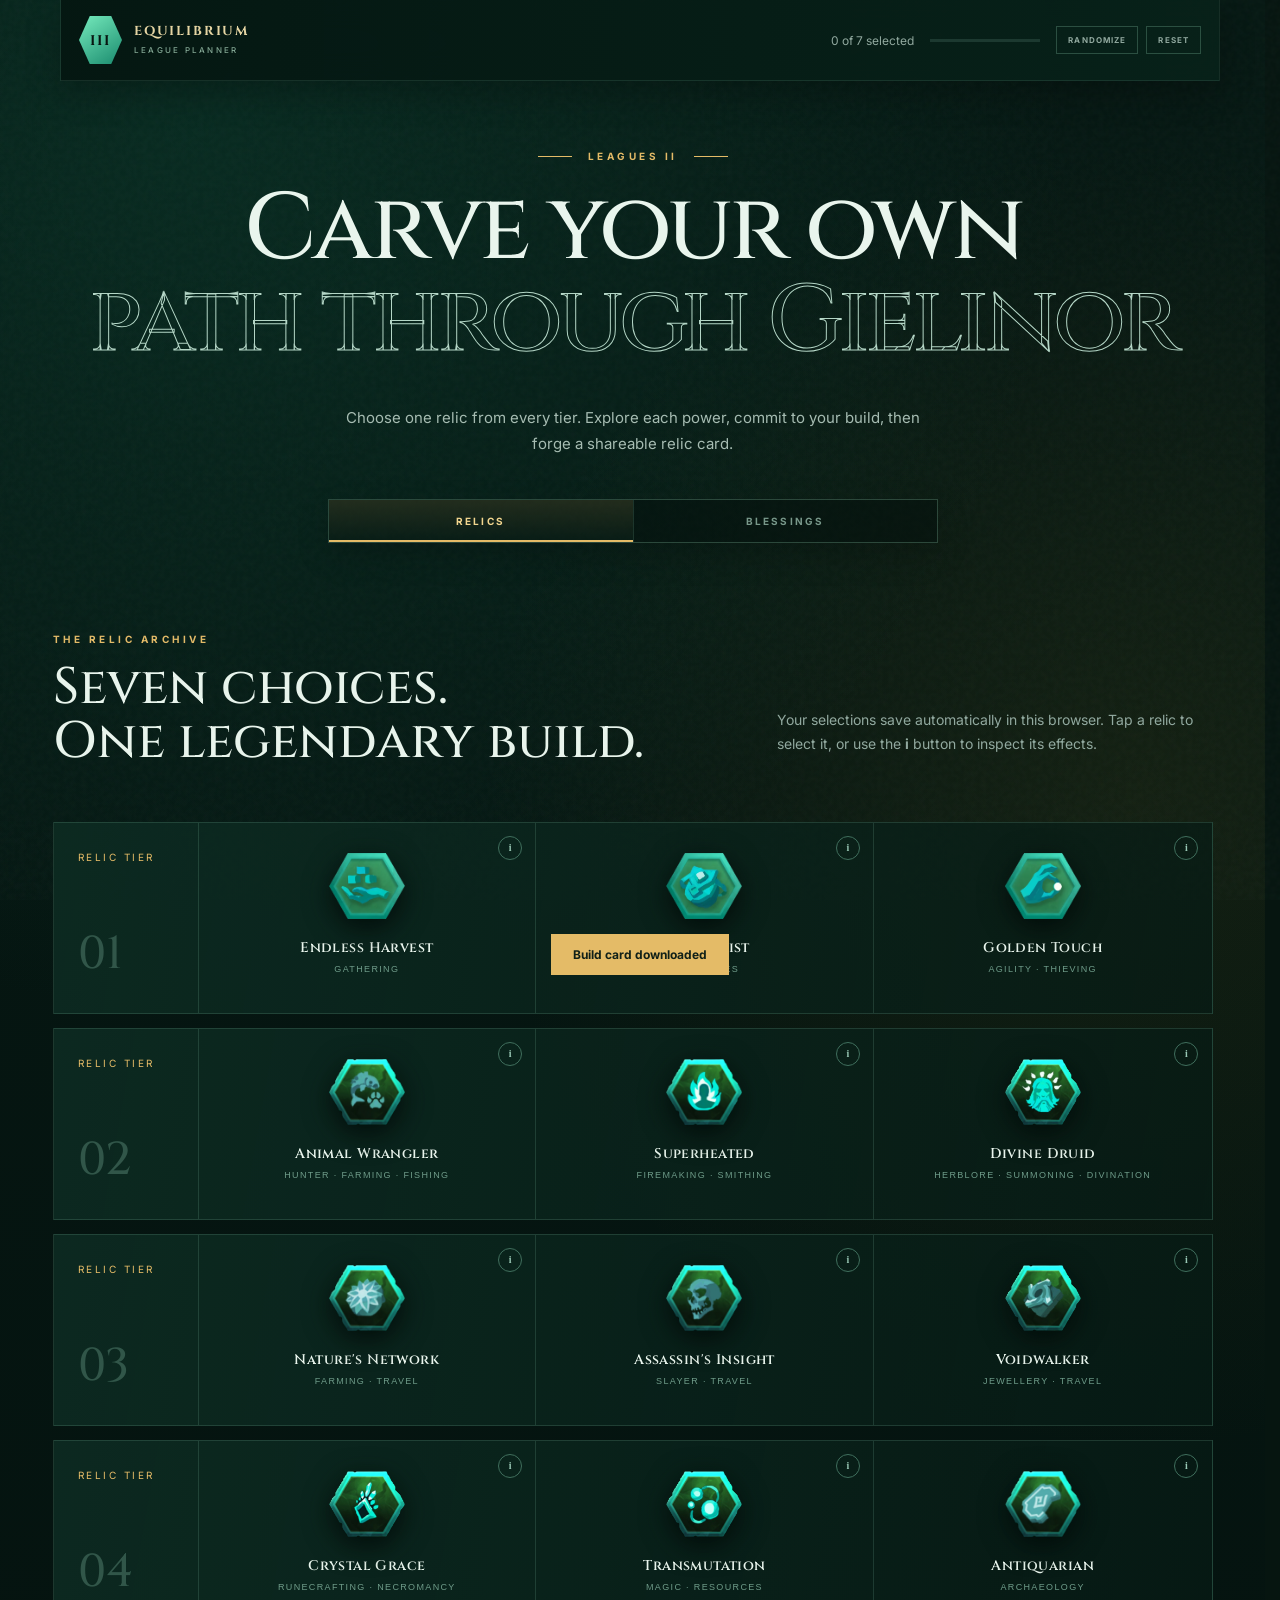
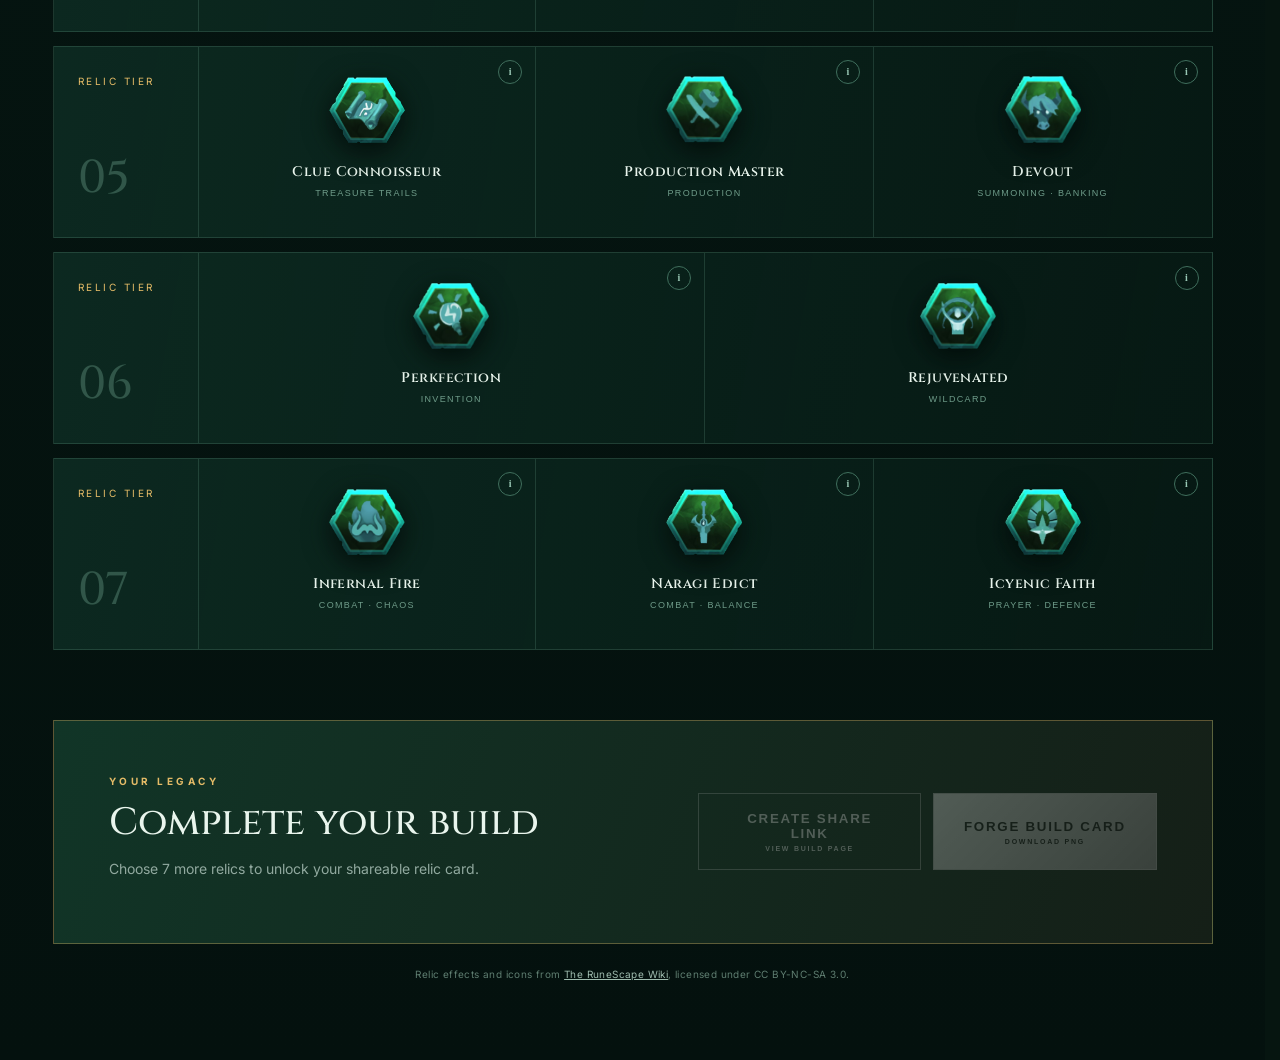
<file: index.html>
<!doctype html>
<html lang="en">
<head>
  <meta charset="UTF-8" />
  <meta name="viewport" content="width=device-width, initial-scale=1.0" />
  <meta name="theme-color" content="#071d18" />
  <title>Equilibrium League Planner</title>
  <link rel="preconnect" href="https://fonts.googleapis.com">
  <link rel="preconnect" href="https://fonts.gstatic.com" crossorigin>
  <link href="https://fonts.googleapis.com/css2?family=Cinzel:wght@500;600;700&family=Inter:wght@400;500;600;700&display=swap" rel="stylesheet">
  <link rel="stylesheet" href="styles.css?v=4" />
  <link rel="stylesheet" href="rejuvenated.css?v=13" />
  <link rel="stylesheet" href="blessings.css?v=4" />
</head>
<body>
  <div class="ambient ambient-one"></div><div class="ambient ambient-two"></div>
  <header class="hero">
    <nav>
      <a class="brand" href="#"><span class="brand-mark">III</span><span>EQUILIBRIUM<br><small>LEAGUE PLANNER</small></span></a>
      <div class="progress-wrap"><span id="progressText">0 of 7 selected</span><div class="progress"><i id="progressBar"></i></div><div class="planner-actions"><button id="randomizePicks" type="button" aria-label="Randomize all relic picks">Randomize</button><button id="resetPicks" type="button" aria-label="Reset all relic picks">Reset</button></div></div>
    </nav>
    <div class="eyebrow"><span></span> LEAGUES II <span></span></div>
    <h1>Carve your own<br><em>path through Gielinor</em></h1>
    <p id="heroCopy">Choose one relic from every tier. Explore each power, commit to your build, then forge a shareable relic card.</p>
    <div class="planner-switch" role="tablist" aria-label="Choose a planner">
      <button type="button" role="tab" id="relicsTab" data-planner-view="relics" aria-controls="relicPlanner" aria-selected="true">Relics</button>
      <button type="button" role="tab" id="blessingsTab" data-planner-view="blessings" aria-controls="blessingPlanner" aria-selected="false">Blessings</button>
    </div>
  </header>

  <main id="planner">
    <div id="relicPlanner" class="planner-view" role="tabpanel" aria-labelledby="relicsTab">
      <section class="intro">
        <div><span class="section-kicker">THE RELIC ARCHIVE</span><h2>Seven choices.<br>One legendary build.</h2></div>
        <p>Your selections save automatically in this browser. Tap a relic to select it, or use the <b>i</b> button to inspect its effects.</p>
      </section>
      <div id="tiers" class="tiers"></div>
      <section class="rejuvenated-panel" id="rejuvenatedPanel" hidden>
        <div class="rejuvenated-gem">✦</div>
        <div>
          <span class="section-kicker">REJUVENATED BONUS</span>
          <h3 id="rejuvenatedTitle">Choose one more relic</h3>
          <p id="rejuvenatedCopy">Select any relic you did not choose from tiers 1–5.</p>
        </div>
        <button id="changeBonus" type="button">Choose bonus relic</button>
      </section>
      <section class="forge" id="forge">
        <div><span class="section-kicker">YOUR LEGACY</span><h2 id="forgeTitle">Complete your build</h2><p id="forgeCopy">Choose one relic from each of the seven tiers to unlock your shareable relic card.</p></div>
        <div class="forge-actions"><button id="shareRelics" class="share-link-button" disabled><span>Create share link</span><small>VIEW BUILD PAGE</small></button><button id="download" disabled><span>Forge build card</span><small>DOWNLOAD PNG</small></button></div>
      </section>
      <p class="data-credit">Relic effects and icons from <a href="https://runescape.wiki/w/Equilibrium_League/Relics" target="_blank" rel="noreferrer">The RuneScape Wiki</a>, licensed under CC BY-NC-SA 3.0.</p>
    </div>

    <div id="blessingPlanner" class="planner-view" role="tabpanel" aria-labelledby="blessingsTab" hidden>
      <section class="intro blessing-intro">
        <div><span class="section-kicker">THE BLESSING PATHS</span><h2>Six choices.<br>Two divine outcomes.</h2></div>
        <p>Choose one Chaos, Balance, or Order blessing from each tier. Your three preceding paths automatically determine each God-tier blessing.</p>
      </section>
      <section class="blessing-path-summary" aria-label="Blessing path totals">
        <div class="path-score chaos"><span>Chaos</span><strong id="chaosCount">0</strong></div>
        <div class="path-score balance"><span>Balance</span><strong id="balanceCount">0</strong></div>
        <div class="path-score order"><span>Order</span><strong id="orderCount">0</strong></div>
        <p id="godForecast">God Tier I awaits Tiers 1–3. God Tier II awaits Tiers 4–6.</p>
      </section>
      <div id="blessingTiers" class="tiers blessing-tiers"></div>
      <section class="forge blessing-forge" id="blessingForge">
        <div><span class="section-kicker">YOUR DIVINE PATH</span><h2 id="blessingForgeTitle">Complete your blessing path</h2><p id="blessingForgeCopy">Choose one blessing from each of the six standard tiers to reveal both God-tier blessings.</p></div>
        <div class="forge-actions"><button id="shareBlessings" class="share-link-button" disabled><span>Create share link</span><small>VIEW BUILD PAGE</small></button><button id="downloadBlessings" disabled><span>Forge blessing card</span><small>DOWNLOAD PNG</small></button></div>
      </section>
      <p class="data-credit">Blessing effects and icons from <a href="https://runescape.wiki/w/Equilibrium_League/Blessings" target="_blank" rel="noreferrer">The RuneScape Wiki</a>, licensed under CC BY-NC-SA 3.0.</p>
    </div>
  </main>

  <dialog id="relicDialog">
    <button class="close" aria-label="Close">×</button><div id="dialogIcon" class="modal-icon"></div><span id="dialogTier" class="section-kicker"></span><h2 id="dialogName"></h2><div id="dialogText"></div><button id="modalSelect" class="modal-select"></button>
  </dialog>
  <dialog id="saveDialog" class="save-dialog">
    <button id="closeSave" class="close" aria-label="Close">×</button>
    <span id="saveKicker" class="section-kicker">YOUR RELIC BUILD</span>
    <h2 id="saveHeading">Save your build card</h2>
    <p id="saveCopy">Press and hold the image, then choose <strong>Save to Photos</strong>. You can also use the button below to open the iPhone share sheet.</p>
    <img id="savePreview" alt="Your Equilibrium relic build card">
    <button id="shareBuild" class="modal-select" type="button">Share / Save image</button>
  </dialog>
  <dialog id="blessingDialog">
    <button id="closeBlessing" class="close" aria-label="Close">×</button>
    <div id="blessingDialogIcon" class="modal-icon blessing-modal-icon"></div>
    <span id="blessingDialogTier" class="section-kicker"></span>
    <h2 id="blessingDialogName"></h2>
    <div id="blessingDialogText"></div>
    <button id="blessingModalSelect" class="modal-select" type="button"></button>
  </dialog>
  <dialog id="linkDialog" class="link-dialog">
    <button id="closeLinkDialog" class="close" aria-label="Close">×</button>
    <span id="linkDialogKicker" class="section-kicker">SHARE YOUR BUILD</span>
    <h2 id="linkDialogTitle">Your build link is ready</h2>
    <p>This static link opens a dedicated page with your current picks. No account or server storage is needed.</p>
    <label for="buildLinkField">Shareable build URL</label>
    <div class="link-field"><input id="buildLinkField" type="text" readonly><button id="copyBuildLink" type="button">Copy link</button></div>
    <a id="openBuildPage" class="modal-select" href="build.html" target="_blank" rel="noreferrer">Open build page</a>
  </dialog>
  <div id="toast" role="status">Build card downloaded</div>
  <canvas id="exportCanvas" width="1600" height="900" hidden></canvas>
  <canvas id="blessingCanvas" width="1600" height="1000" hidden></canvas>
  <script src="share.js?v=2"></script>
  <script src="icon-data.js?v=2"></script>
  <script src="app.js?v=11"></script>
  <script src="blessing-icon-data.js?v=1"></script>
  <script src="blessings.js?v=5"></script>
</body>
</html>
</file>
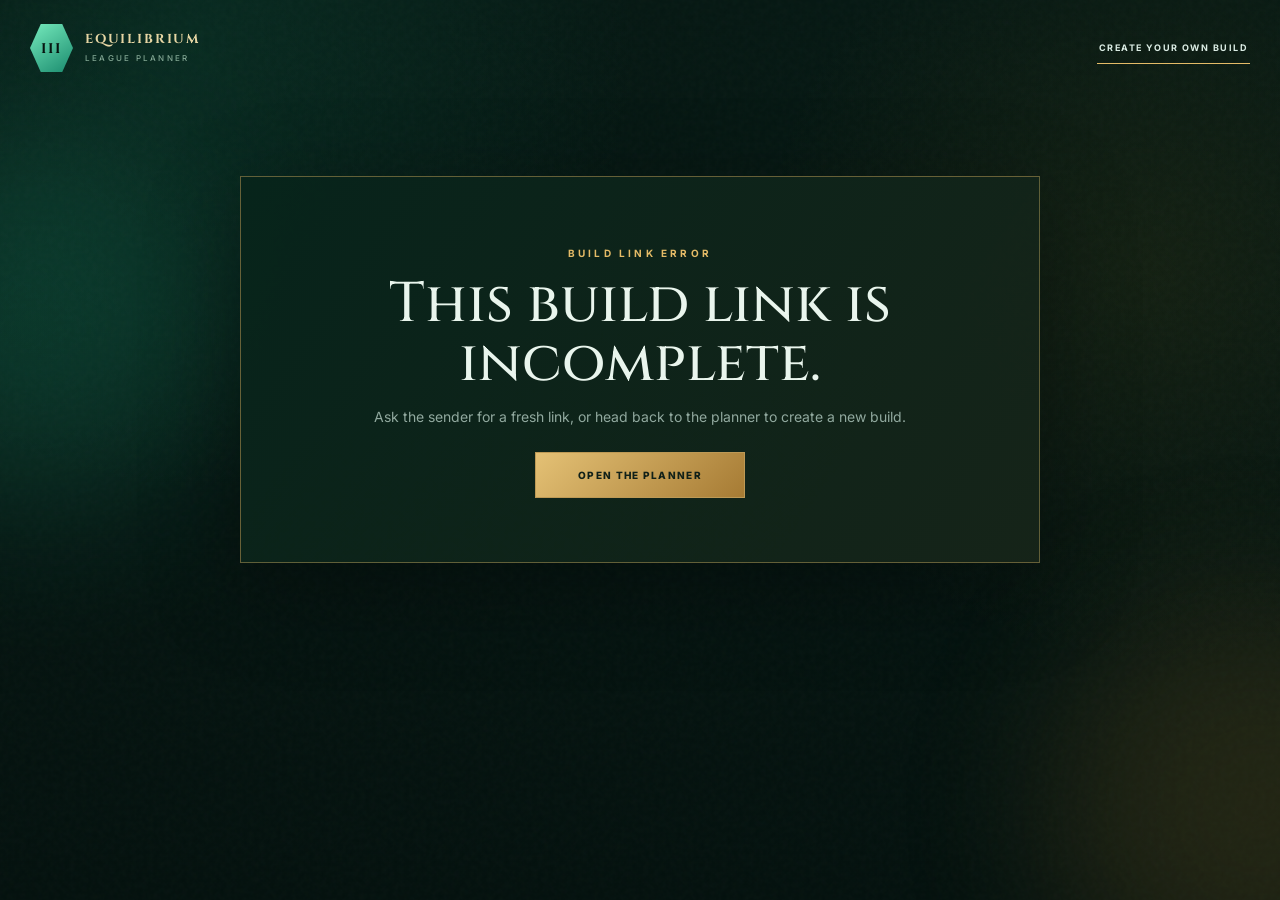
<file: build.html>
<!doctype html>
<html lang="en">
<head>
  <meta charset="UTF-8">
  <meta name="viewport" content="width=device-width, initial-scale=1.0">
  <meta name="theme-color" content="#071d18">
  <title>Shared Equilibrium Build</title>
  <link rel="preconnect" href="https://fonts.googleapis.com">
  <link rel="preconnect" href="https://fonts.gstatic.com" crossorigin>
  <link href="https://fonts.googleapis.com/css2?family=Cinzel:wght@500;600;700&family=Inter:wght@400;500;600;700&display=swap" rel="stylesheet">
  <link rel="stylesheet" href="build.css?v=3">
</head>
<body>
  <div class="ambient ambient-one"></div><div class="ambient ambient-two"></div>
  <header class="shared-header">
    <a class="brand" href="index.html"><span class="brand-mark">III</span><span>EQUILIBRIUM<br><small>LEAGUE PLANNER</small></span></a>
    <a class="planner-link" href="index.html">Create your own build</a>
  </header>

  <main>
    <section id="invalidBuild" class="invalid-build" hidden>
      <span class="section-kicker">BUILD LINK ERROR</span>
      <h1>This build link is incomplete.</h1>
      <p>Ask the sender for a fresh link, or head back to the planner to create a new build.</p>
      <a class="primary-action" href="index.html">Open the planner</a>
    </section>

    <article id="sharedBuild" class="shared-build" hidden>
      <div class="build-heading">
        <span id="buildKicker" class="section-kicker"></span>
        <h1 id="buildTitle"></h1>
        <p id="buildSubtitle"></p>
        <span id="randomizedBadge" class="randomized-badge" hidden>Randomized build</span>
      </div>
      <div id="buildGrid" class="build-grid"></div>
      <section id="bonusCard" class="bonus-card" hidden></section>
      <div class="build-actions">
        <button id="copyCurrentLink" type="button">Copy build link</button>
        <a href="index.html">Plan another build</a>
      </div>
    </article>
  </main>

  <dialog id="buildInfoDialog">
    <button id="closeBuildInfo" class="dialog-close" aria-label="Close">×</button>
    <img id="buildInfoIcon" class="dialog-icon" alt="">
    <span id="buildInfoLabel" class="section-kicker"></span>
    <h2 id="buildInfoName"></h2>
    <div id="buildInfoText" class="dialog-text"></div>
  </dialog>
  <div id="toast" role="status">Link copied</div>
  <script src="share.js?v=2"></script>
  <script src="build-info-data.js?v=2"></script>
  <script src="build-page.js?v=6"></script>
</body>
</html>
</file>
<file: styles.css>
:root{--ink:#e9f5ed;--muted:#91a99f;--jade:#54e6b4;--gold:#e4bb67;--deep:#061510;--panel:#0b201a;--line:rgba(151,218,186,.16)}*{box-sizing:border-box}html{scroll-behavior:smooth}body{margin:0;background:#061510;color:var(--ink);font-family:Inter,system-ui,sans-serif;min-height:100vh;overflow-x:hidden;background-image:radial-gradient(circle at 15% 5%,#0c503c55,transparent 32%),radial-gradient(circle at 90% 30%,#70601622,transparent 30%),linear-gradient(#061813,#04110e)}body:before{content:"";position:fixed;inset:0;pointer-events:none;opacity:.25;background-image:url("data:image/svg+xml,%3Csvg viewBox='0 0 180 180' xmlns='http://www.w3.org/2000/svg'%3E%3Cfilter id='n'%3E%3CfeTurbulence type='fractalNoise' baseFrequency='.9' numOctaves='2' stitchTiles='stitch'/%3E%3C/filter%3E%3Crect width='100%25' height='100%25' filter='url(%23n)' opacity='.13'/%3E%3C/svg%3E")}.hero{max-width:1240px;margin:auto;padding:30px 40px 110px;min-height:720px;display:flex;flex-direction:column;align-items:center;text-align:center;position:relative}.hero:after{content:"";position:absolute;left:50%;bottom:30px;width:1px;height:55px;background:linear-gradient(var(--gold),transparent)}nav{width:100%;display:flex;justify-content:space-between;align-items:center}.brand{display:flex;align-items:center;text-align:left;gap:12px;color:#e6d6a4;text-decoration:none;font-family:Cinzel,serif;font-weight:700;letter-spacing:.14em;font-size:13px}.brand small{font:500 8px Inter;letter-spacing:.28em;color:#84a895}.brand-mark{display:grid;place-items:center;width:43px;height:48px;color:#071510;font:700 14px Cinzel;background:linear-gradient(145deg,#76ebbd,#1a8b6e);clip-path:polygon(25% 0,75% 0,100% 50%,75% 100%,25% 100%,0 50%)}.progress-wrap{display:flex;align-items:center;gap:16px;color:var(--muted);font-size:12px}.progress{width:110px;height:3px;background:#1c3930}.progress i{display:block;height:100%;width:0;background:var(--gold);transition:.4s}.eyebrow,.section-kicker{color:var(--gold);font-size:10px;letter-spacing:.35em;font-weight:700}.eyebrow{display:flex;align-items:center;gap:16px;margin-top:120px}.eyebrow span{width:34px;height:1px;background:var(--gold)}h1,h2{font-family:Cinzel,serif}.hero h1{font-size:clamp(50px,7.4vw,94px);line-height:.98;letter-spacing:-.045em;margin:22px 0;font-weight:500}.hero h1 em{font-style:normal;color:transparent;-webkit-text-stroke:1px #b4d6c6}.hero>p{color:#a6bcb2;max-width:610px;line-height:1.7;font-size:15px}.start{margin-top:34px;color:#dbece4;text-decoration:none;text-transform:uppercase;letter-spacing:.18em;font-size:10px;border-bottom:1px solid var(--gold);padding:12px 2px}.start span{color:var(--gold);margin-left:12px}main{max-width:1240px;margin:auto;padding:20px 40px 80px}.intro{display:grid;grid-template-columns:1.2fr .8fr;align-items:end;gap:70px;margin-bottom:52px}.intro h2,.forge h2{font-size:clamp(34px,4vw,55px);line-height:1.06;margin:14px 0 0;font-weight:500}.intro>p,.forge p{color:var(--muted);line-height:1.7;font-size:14px;max-width:480px}.tiers{display:flex;flex-direction:column;gap:14px}.tier{display:grid;grid-template-columns:145px 1fr;background:linear-gradient(100deg,rgba(13,43,34,.92),rgba(7,27,21,.72));border:1px solid var(--line);position:relative;transition:.25s}.tier:hover{border-color:rgba(228,187,103,.35)}.tier-label{padding:28px 24px;border-right:1px solid var(--line);display:flex;flex-direction:column;justify-content:space-between;min-height:190px}.tier-label span{color:var(--gold);font-size:10px;letter-spacing:.25em}.tier-label strong{font:500 46px Cinzel;color:#315649}.tier-options{display:grid;grid-template-columns:repeat(3,1fr)}.tier.two .tier-options{grid-template-columns:repeat(2,1fr);max-width:68%}.relic{position:relative;padding:25px 20px 22px;display:flex;flex-direction:column;align-items:center;text-align:center;cursor:pointer;border:0;border-right:1px solid var(--line);background:transparent;color:var(--ink);min-height:190px;transition:.25s}.relic:last-child{border-right:0}.relic:hover{background:#123a2d}.relic.selected{background:linear-gradient(180deg,rgba(34,128,95,.3),rgba(5,26,20,.1));box-shadow:inset 0 -2px var(--gold)}.relic.selected:after{content:"SELECTED";position:absolute;top:13px;left:13px;color:var(--gold);font-size:7px;letter-spacing:.18em}.relic-icon,.modal-icon{width:76px;height:76px;display:grid;place-items:center;font-size:32px;background:linear-gradient(145deg,#2ed3a4,#0b6d58);clip-path:polygon(25% 4%,75% 4%,98% 50%,75% 96%,25% 96%,2% 50%);filter:drop-shadow(0 8px 14px #020c09);margin-bottom:14px}.relic h3{font:600 14px Cinzel;margin:0;letter-spacing:.03em}.relic .tag{font-size:9px;color:#6f9c8a;margin-top:7px;text-transform:uppercase;letter-spacing:.15em}.info{position:absolute;top:13px;right:13px;width:24px;height:24px;border-radius:50%;border:1px solid #406f5d;color:#99c8b5;display:grid;place-items:center;font:600 10px Georgia;z-index:2}.forge{margin-top:70px;border:1px solid rgba(228,187,103,.35);background:linear-gradient(110deg,#113527,#151f17);padding:48px 55px;display:flex;justify-content:space-between;align-items:center;gap:30px}.forge h2{font-size:38px}.forge button,.modal-select{border:1px solid #bd9955;background:linear-gradient(135deg,#e4c175,#a67b34);color:#102018;padding:17px 28px;min-width:210px;font-weight:800;text-transform:uppercase;letter-spacing:.13em;cursor:pointer}.forge button small{display:block;font-size:7px;margin-top:4px;letter-spacing:.25em}.forge button:disabled{filter:grayscale(1);opacity:.35;cursor:not-allowed}dialog{width:min(560px,calc(100% - 30px));border:1px solid #547866;background:#0a2019;color:var(--ink);padding:46px;box-shadow:0 25px 90px #000;overflow:visible}dialog::backdrop{background:rgba(1,9,7,.82);backdrop-filter:blur(7px)}.close{position:absolute;right:14px;top:10px;background:none;border:0;color:#9ab1a7;font-size:28px;cursor:pointer}.modal-icon{margin-bottom:25px}.modal-icon+span{display:block;margin-bottom:8px}dialog h2{font-size:34px;margin:8px 0 22px}#dialogText{color:#b5c9c0;line-height:1.7;font-size:14px}#dialogText p{padding-left:17px;position:relative}#dialogText p:before{content:"";width:5px;height:5px;background:var(--gold);position:absolute;left:0;top:9px;transform:rotate(45deg)}.modal-select{margin-top:22px;width:100%}#toast{position:fixed;bottom:25px;left:50%;transform:translate(-50%,100px);background:#e4bb67;color:#102018;padding:13px 22px;font-size:12px;font-weight:700;transition:.35s;z-index:10}#toast.show{transform:translate(-50%,0)}@media(max-width:760px){.hero{padding:24px 20px 80px;min-height:620px}.progress-wrap .progress{display:none}.eyebrow{margin-top:100px}.hero h1{font-size:47px}main{padding:20px 16px 50px}.intro{grid-template-columns:1fr;gap:10px}.tier{grid-template-columns:1fr}.tier-label{min-height:auto;flex-direction:row;padding:14px 18px;border-right:0;border-bottom:1px solid var(--line)}.tier-label strong{font-size:23px}.tier-options,.tier.two .tier-options{grid-template-columns:1fr!important;max-width:none}.relic{min-height:122px;display:grid;grid-template-columns:76px 1fr;padding:18px;text-align:left}.relic-icon{margin:0}.relic h3{font-size:13px}.relic .tag{grid-column:2}.forge{padding:30px 24px;flex-direction:column;align-items:flex-start}.forge button{width:100%}dialog{padding:38px 27px}}
</file>
<file: rejuvenated.css>
.relic.rejuvenated-pick {
  background: linear-gradient(180deg, rgba(228,187,103,.25), rgba(45,31,10,.14));
  box-shadow: inset 0 -2px #f4d991, inset 0 0 0 1px rgba(244,217,145,.35);
}

.relic.rejuvenated-pick::before {
  content: "REJUVENATED PICK";
  position: absolute;
  top: 13px;
  left: 13px;
  color: #f4d991;
  font-size: 7px;
  font-weight: 700;
  letter-spacing: .14em;
}

.relic.bonus-eligible {
  background: rgba(228,187,103,.08);
  animation: bonusPulse 1.7s ease-in-out infinite;
}

.relic.bonus-eligible:hover { background: rgba(228,187,103,.2); }
@keyframes bonusPulse { 50% { box-shadow: inset 0 0 0 1px rgba(228,187,103,.45); } }

.tier.two .tier-options {
  width: 100%;
  max-width: none;
}

.forge-actions {
  display: flex;
  justify-content: flex-end;
  gap: 12px;
  flex-wrap: wrap;
}
.forge-actions button { flex: 1 1 220px; min-width: 220px; }
.forge .share-link-button {
  border-color: rgba(228,187,103,.55);
  color: #d8c58f;
  background: transparent;
}
.forge .share-link-button:not(:disabled):hover,
.forge .share-link-button:not(:disabled):focus-visible {
  border-color: #f0ce83;
  color: #f0ce83;
  background: rgba(228,187,103,.08);
  box-shadow: 0 9px 24px rgba(228,187,103,.14), inset 0 0 0 1px rgba(255,239,194,.12);
  transform: translateY(-2px);
  outline: none;
}

.rejuvenated-panel {
  margin-top: 20px;
  border: 1px solid rgba(228,187,103,.55);
  background: linear-gradient(110deg,rgba(51,67,34,.9),rgba(18,45,34,.92));
  padding: 25px 30px;
  display: grid;
  grid-template-columns: auto 1fr auto;
  align-items: center;
  gap: 22px;
}

.rejuvenated-panel[hidden] { display: none; }
.rejuvenated-gem {
  width: 55px;
  height: 55px;
  display: grid;
  place-items: center;
  color: #173429;
  background: linear-gradient(145deg,#f3d589,#aa7a32);
  clip-path: polygon(25% 4%,75% 4%,98% 50%,75% 96%,25% 96%,2% 50%);
  font-size: 23px;
}

.rejuvenated-panel h3 { font: 600 22px Cinzel; margin: 6px 0; }
.rejuvenated-panel p { margin: 0; color: var(--muted); font-size: 13px; }
.rejuvenated-panel button {
  border: 1px solid rgba(151,218,186,.25);
  background: transparent;
  color: #91a99f;
  padding: 13px 18px;
  text-transform: uppercase;
  font-size: 9px;
  font-weight: 700;
  letter-spacing: .14em;
  cursor: pointer;
  transition: border-color .2s, color .2s, background-color .2s, box-shadow .2s;
}
.rejuvenated-panel button:hover,
.rejuvenated-panel button:focus-visible {
  border-color: #e4bb67;
  color: #e4bb67;
  background: rgba(228,187,103,.08);
  box-shadow: inset 0 0 0 1px rgba(228,187,103,.1);
  outline: none;
}

.modal-select:disabled { filter: grayscale(1); opacity: .45; cursor: default; }
#download,
#modalSelect,
#blessingModalSelect,
#openBuildPage { transition: transform .2s, border-color .2s, background .2s, box-shadow .2s; }
#download:not(:disabled):hover,
#download:not(:disabled):focus-visible,
#modalSelect:not(:disabled):hover,
#modalSelect:not(:disabled):focus-visible,
#blessingModalSelect:not(:disabled):hover,
#blessingModalSelect:not(:disabled):focus-visible,
#openBuildPage:hover,
#openBuildPage:focus-visible {
  border-color: #f0ce83;
  background: linear-gradient(135deg, #f1cf84, #bd8d3d);
  box-shadow: 0 9px 24px rgba(228,187,103,.22), inset 0 0 0 1px rgba(255,239,194,.22);
  transform: translateY(-2px);
  outline: none;
}
#download:not(:disabled):active,
#modalSelect:not(:disabled):active,
#blessingModalSelect:not(:disabled):active,
#openBuildPage:active {
  transform: translateY(0);
  box-shadow: 0 3px 10px rgba(228,187,103,.16);
}
html { scrollbar-gutter: stable; }
body.modal-open {
  position: fixed;
  top: var(--locked-scroll-y);
  left: 0;
  right: 0;
  width: 100%;
  overflow: hidden;
  padding-right: var(--scrollbar-compensation, 0px);
}
#download { transition: transform .2s, border-color .2s, background .2s, box-shadow .2s; }
#download:not(:disabled):hover,
#download:not(:disabled):focus-visible {
  border-color: #f0ce83;
  background: linear-gradient(135deg, #f1cf84, #bd8d3d);
  box-shadow: 0 9px 24px rgba(228,187,103,.22), inset 0 0 0 1px rgba(255,239,194,.22);
  transform: translateY(-2px);
  outline: none;
}
#download:not(:disabled):active { transform: translateY(0); box-shadow: 0 3px 10px rgba(228,187,103,.16); }
.relic-icon,.modal-icon { background: none; clip-path: none; filter: drop-shadow(0 8px 14px #020c09); }
.relic-icon img,.modal-icon img { width: 100%; height: 100%; object-fit: contain; display: block; }
.modal-icon { width: 112px; height: 98px; }
dialog { max-height: min(820px, calc(100vh - 32px)); overflow: auto; }
dialog {
  scrollbar-width: thin;
  scrollbar-color: #b99146 #071812;
  scrollbar-gutter: stable;
}
dialog::-webkit-scrollbar { width: 11px; }
dialog::-webkit-scrollbar-track {
  background: #071812;
  border-left: 1px solid rgba(84, 230, 180, .16);
}
dialog::-webkit-scrollbar-thumb {
  min-height: 48px;
  border: 2px solid #071812;
  border-radius: 999px;
  background: linear-gradient(180deg, #e4bb67, #8f692f);
  box-shadow: inset 0 0 0 1px rgba(255, 226, 158, .22);
}
dialog::-webkit-scrollbar-thumb:hover { background: linear-gradient(180deg, #f1cd7d, #b1843d); }
dialog::-webkit-scrollbar-corner { background: #071812; }
.data-credit { margin: 24px 0 0; text-align: center; color: #5f7e71; font-size: 10px; letter-spacing: .04em; }
.data-credit a { color: #9fbcaf; }
.planner-actions { display: flex; gap: 8px; }
#randomizePicks,
#resetPicks { border: 1px solid rgba(151,218,186,.25); background: transparent; color: #91a99f; padding: 8px 11px; font: 700 8px Inter,sans-serif; letter-spacing: .14em; text-transform: uppercase; cursor: pointer; transition: .2s; }
#randomizePicks:hover,
#randomizePicks:focus-visible,
#resetPicks:hover,
#resetPicks:focus-visible { border-color: #e4bb67; color: #e4bb67; background: rgba(228,187,103,.06); outline: none; }
@media (max-width: 560px) { #randomizePicks, #resetPicks { padding: 7px 8px; } #progressText { display: none; } }

.hero nav {
  position: fixed;
  top: 0;
  left: 50%;
  z-index: 20;
  width: min(1160px, calc(100% - 80px));
  padding: 16px 18px;
  transform: translateX(-50%);
  background: linear-gradient(90deg, rgba(5,22,17,.92), rgba(8,34,26,.88));
  border: 1px solid rgba(151,218,186,.12);
  border-top: 0;
  box-shadow: 0 12px 35px rgba(0,0,0,.24);
  backdrop-filter: blur(14px);
  -webkit-backdrop-filter: blur(14px);
}

#planner { scroll-margin-top: 92px; }

@media (max-width: 760px) {
  .hero nav { width: calc(100% - 24px); padding: 12px; }
  .brand-mark { width: 36px; height: 40px; }
}

.info {
  cursor: pointer;
  transition: color .18s ease, border-color .18s ease, background .18s ease, transform .18s ease, box-shadow .18s ease;
}

.info:hover {
  color: #102018;
  border-color: #f0cb7a;
  background: #e4bb67;
  transform: translateY(-2px) scale(1.08);
  box-shadow: 0 5px 16px rgba(228,187,103,.35);
}

.save-dialog { width: min(760px, calc(100% - 22px)); text-align: center; }
.save-dialog h2 { margin-bottom: 10px; }
.save-dialog > p { color: #b5c9c0; line-height: 1.6; font-size: 13px; max-width: 560px; margin: 0 auto 18px; }
#savePreview { display: block; width: 100%; max-height: 62vh; object-fit: contain; background: #061510; border: 1px solid rgba(228,187,103,.4); -webkit-touch-callout: default; user-select: auto; }
.save-dialog .modal-select { margin-top: 18px; }
.link-dialog { width: min(720px, calc(100% - 22px)); }
.link-dialog > p { margin: 0 0 24px; color: #b5c9c0; font-size: 13px; line-height: 1.65; }
.link-dialog label { display: block; margin-bottom: 8px; color: #91a99f; font-size: 8px; font-weight: 700; letter-spacing: .16em; text-transform: uppercase; }
.link-field { display: grid; grid-template-columns: 1fr auto; gap: 8px; }
.link-field input { min-width: 0; border: 1px solid rgba(151,218,186,.3); padding: 13px 14px; color: #dceee6; background: #061510; font: 12px Inter, sans-serif; }
.link-field input:focus { border-color: #e4bb67; outline: none; }
.link-field button { border: 1px solid #bd9955; padding: 12px 18px; color: #102018; background: linear-gradient(135deg,#e4c175,#a67b34); font-size: 9px; font-weight: 800; letter-spacing: .12em; text-transform: uppercase; cursor: pointer; }
.link-field button:hover, .link-field button:focus-visible { border-color: #f0ce83; background: linear-gradient(135deg,#f1cf84,#bd8d3d); outline: none; }
.link-dialog .modal-select { display: block; margin-top: 14px; text-align: center; text-decoration: none; }

@media (max-width: 760px) {
  .rejuvenated-panel { grid-template-columns: auto 1fr; padding: 22px 18px; }
  .rejuvenated-panel button { grid-column: 1/-1; width: 100%; }
  .forge-actions { width: 100%; }
  .forge-actions button { width: 100%; }
  .link-field { grid-template-columns: 1fr; }
  .link-field button { width: 100%; }
}
</file>
<file: blessings.css>
.hero { min-height: auto; padding-bottom: 64px; }
.hero::after { display: none; }

.planner-switch {
  width: min(610px, 100%);
  margin-top: 28px;
  display: grid;
  grid-template-columns: 1fr 1fr;
  border: 1px solid rgba(151, 218, 186, .25);
  background: rgba(4, 17, 14, .56);
  box-shadow: 0 12px 32px rgba(0, 0, 0, .18);
}

.planner-switch button {
  position: relative;
  border: 0;
  background: transparent;
  color: #78988a;
  padding: 15px 20px;
  font: 700 10px Inter, sans-serif;
  letter-spacing: .22em;
  text-transform: uppercase;
  cursor: pointer;
  transition: color .2s, background .2s, box-shadow .2s;
}

.planner-switch button + button { border-left: 1px solid rgba(151, 218, 186, .16); }
.planner-switch button:hover,
.planner-switch button:focus-visible { color: #e4bb67; background: rgba(228, 187, 103, .06); outline: none; }
.planner-switch button[aria-selected="true"] {
  color: #f2d68f;
  background: linear-gradient(180deg, rgba(228, 187, 103, .13), rgba(30, 90, 68, .08));
  box-shadow: inset 0 -2px #e4bb67;
}

.planner-view[hidden] { display: none !important; }
.blessing-intro { margin-bottom: 28px; }

.blessing-path-summary {
  display: grid;
  grid-template-columns: repeat(3, 1fr);
  border: 1px solid var(--line);
  background: linear-gradient(100deg, rgba(13, 43, 34, .9), rgba(7, 27, 21, .76));
  margin-bottom: 22px;
}

.path-score {
  padding: 18px 22px;
  display: flex;
  justify-content: space-between;
  align-items: center;
  border-right: 1px solid var(--line);
  text-transform: uppercase;
  font-size: 9px;
  letter-spacing: .18em;
}
.path-score:nth-child(3) { border-right: 0; }
.path-score strong { font: 600 25px Cinzel, serif; }
.path-score.chaos { color: #ef7770; }
.path-score.balance { color: #65dcb0; }
.path-score.order { color: #71b7ff; }
.blessing-path-summary > p {
  grid-column: 1 / -1;
  margin: 0;
  padding: 14px 22px;
  border-top: 1px solid var(--line);
  color: #91a99f;
  font-size: 11px;
  line-height: 1.5;
  text-align: center;
}

.blessing-tier { grid-template-columns: 160px 1fr; }
.blessing-tier .tier-label { min-height: 210px; }
.blessing-tier .tier-label small {
  color: #648579;
  font: 600 8px Inter, sans-serif;
  letter-spacing: .12em;
  line-height: 1.45;
  text-transform: uppercase;
}
.blessing-tier.god-tier {
  border-color: rgba(228, 187, 103, .38);
  background: linear-gradient(100deg, rgba(52, 50, 25, .9), rgba(12, 36, 28, .78));
}
.blessing-tier.god-tier .tier-label strong { color: #9c8147; font-size: 34px; }

.blessing-card {
  position: relative;
  padding: 25px 20px 22px;
  min-height: 210px;
  display: flex;
  flex-direction: column;
  align-items: center;
  text-align: center;
  border: 0;
  border-right: 1px solid var(--line);
  background: transparent;
  color: var(--ink);
  cursor: pointer;
  transition: background .25s, box-shadow .25s, opacity .25s;
}
.blessing-card:last-child { border-right: 0; }
.blessing-card:hover { background: rgba(20, 61, 47, .92); }
.blessing-card h3 { font: 600 14px Cinzel, serif; margin: 0; letter-spacing: .03em; }
.blessing-card .info { position: absolute; }
.blessing-icon {
  width: 88px;
  height: 88px;
  display: grid;
  place-items: center;
  margin-bottom: 13px;
  filter: drop-shadow(0 9px 15px rgba(0, 0, 0, .48));
}
.blessing-icon img,
.blessing-modal-icon img { width: 100%; height: 100%; object-fit: contain; display: block; }
.blessing-path {
  margin-top: 8px;
  font-size: 8px;
  font-weight: 700;
  letter-spacing: .18em;
  text-transform: uppercase;
}
.blessing-card[data-path="Chaos"] .blessing-path { color: #ef7770; }
.blessing-card[data-path="Balance"] .blessing-path { color: #65dcb0; }
.blessing-card[data-path="Order"] .blessing-path { color: #71b7ff; }
.blessing-card[data-path="Chaos"].selected { background: rgba(128, 38, 34, .23); box-shadow: inset 0 -2px #e9635b; }
.blessing-card[data-path="Balance"].selected { background: rgba(34, 128, 95, .25); box-shadow: inset 0 -2px #54e6b4; }
.blessing-card[data-path="Order"].selected { background: rgba(48, 91, 148, .25); box-shadow: inset 0 -2px #71b7ff; }
.blessing-card.selected::after {
  content: "SELECTED";
  position: absolute;
  top: 13px;
  left: 13px;
  color: #e9d397;
  font-size: 7px;
  font-weight: 700;
  letter-spacing: .16em;
}
.god-tier .blessing-card.selected::after { content: "GOD PATH"; }
.blessing-card.god-locked { opacity: .43; }
.blessing-card.god-locked:hover { background: rgba(228, 187, 103, .05); }
.blessing-card.god-locked::before {
  content: "LOCKED";
  position: absolute;
  left: 13px;
  top: 13px;
  color: #718d81;
  font-size: 7px;
  font-weight: 700;
  letter-spacing: .16em;
}

.blessing-forge button { transition: transform .2s, border-color .2s, background .2s, box-shadow .2s; }
.blessing-forge button:not(:disabled):hover,
.blessing-forge button:not(:disabled):focus-visible {
  border-color: #f0ce83;
  background: linear-gradient(135deg, #f1cf84, #bd8d3d);
  box-shadow: 0 9px 24px rgba(228, 187, 103, .22), inset 0 0 0 1px rgba(255, 239, 194, .22);
  transform: translateY(-2px);
  outline: none;
}
.blessing-forge button:not(:disabled):active { transform: translateY(0); }

#blessingDialogText { color: #b5c9c0; line-height: 1.7; font-size: 14px; }
#blessingDialogText h3 {
  margin: 22px 0 8px;
  color: #e4bb67;
  font: 700 9px Inter, sans-serif;
  letter-spacing: .2em;
  text-transform: uppercase;
}
#blessingDialogText p { padding-left: 17px; position: relative; }
#blessingDialogText p::before {
  content: "";
  width: 5px;
  height: 5px;
  position: absolute;
  left: 0;
  top: 9px;
  background: var(--gold);
  transform: rotate(45deg);
}

@media (max-width: 760px) {
  .hero { min-height: auto; padding-bottom: 52px; }
  .planner-switch { width: calc(100% - 8px); }
  .blessing-path-summary { grid-template-columns: 1fr; }
  .path-score { border-right: 0; border-bottom: 1px solid var(--line); }
  .path-score:nth-child(3) { border-bottom: 0; }
  .blessing-path-summary > p { grid-column: 1; }
  .blessing-tier { grid-template-columns: 1fr; }
  .blessing-tier .tier-label { min-height: auto; }
  .blessing-card {
    min-height: 128px;
    display: grid;
    grid-template-columns: 88px 1fr;
    padding: 18px;
    text-align: left;
  }
  .blessing-icon { margin: 0; grid-row: 1 / 3; }
  .blessing-card h3,
  .blessing-card .blessing-path { grid-column: 2; }
  .blessing-card .blessing-path { margin-top: 5px; }
}
</file>
<file: build.css>
:root {
  --ink: #e9f5ed;
  --muted: #91a99f;
  --gold: #e4bb67;
  --deep: #061510;
  --line: rgba(151, 218, 186, .2);
}

* { box-sizing: border-box; }
body {
  margin: 0;
  min-height: 100vh;
  overflow-x: hidden;
  color: var(--ink);
  background: radial-gradient(circle at 15% 5%, #0c503c55, transparent 32%), radial-gradient(circle at 90% 30%, #70601622, transparent 30%), linear-gradient(#061813, #04110e);
  font-family: Inter, system-ui, sans-serif;
}
body::before {
  content: "";
  position: fixed;
  inset: 0;
  pointer-events: none;
  opacity: .22;
  background-image: url("data:image/svg+xml,%3Csvg viewBox='0 0 180 180' xmlns='http://www.w3.org/2000/svg'%3E%3Cfilter id='n'%3E%3CfeTurbulence type='fractalNoise' baseFrequency='.9' numOctaves='2' stitchTiles='stitch'/%3E%3C/filter%3E%3Crect width='100%25' height='100%25' filter='url(%23n)' opacity='.13'/%3E%3C/svg%3E");
}
body.modal-open { overflow: hidden; }

.ambient { position: fixed; pointer-events: none; border-radius: 50%; filter: blur(80px); opacity: .2; }
.ambient-one { width: 380px; height: 380px; left: -160px; top: 15%; background: #1ca67d; }
.ambient-two { width: 420px; height: 420px; right: -190px; bottom: -120px; background: #96712a; }

.shared-header {
  position: relative;
  z-index: 2;
  width: min(1220px, calc(100% - 48px));
  margin: 0 auto;
  padding: 24px 0;
  display: flex;
  align-items: center;
  justify-content: space-between;
  gap: 24px;
}
.brand { display: flex; align-items: center; gap: 12px; color: #e6d6a4; text-decoration: none; font: 700 13px Cinzel, serif; letter-spacing: .14em; }
.brand small { color: #84a895; font: 500 8px Inter, sans-serif; letter-spacing: .28em; }
.brand-mark { width: 43px; height: 48px; display: grid; place-items: center; color: #071510; background: linear-gradient(145deg, #76ebbd, #1a8b6e); clip-path: polygon(25% 0, 75% 0, 100% 50%, 75% 100%, 25% 100%, 0 50%); font: 700 14px Cinzel, serif; }
.planner-link { border-bottom: 1px solid var(--gold); padding: 10px 2px; color: #dbece4; text-decoration: none; text-transform: uppercase; font-size: 9px; font-weight: 700; letter-spacing: .16em; }
.planner-link:hover, .planner-link:focus-visible { color: var(--gold); outline: none; }

main { position: relative; z-index: 1; width: min(1220px, calc(100% - 48px)); margin: 18px auto 70px; }
.shared-build, .invalid-build { border: 1px solid rgba(228, 187, 103, .4); padding: clamp(30px, 5vw, 66px); background: linear-gradient(125deg, rgba(7, 36, 27, .95), rgba(23, 37, 25, .94)); box-shadow: 0 25px 90px rgba(0, 0, 0, .28); }
.build-heading { position: relative; text-align: center; margin-bottom: 42px; }
.section-kicker { color: var(--gold); font-size: 10px; font-weight: 700; letter-spacing: .32em; }
h1 { margin: 14px 0 12px; font: 500 clamp(38px, 6vw, 72px)/1.05 Cinzel, serif; }
.build-heading p, .invalid-build p { margin: 0 auto; max-width: 650px; color: var(--muted); font-size: 14px; line-height: 1.7; }
.randomized-badge { position: absolute; right: 0; top: 0; border: 1px solid var(--gold); padding: 10px 13px; color: #f0ce83; background: rgba(228, 187, 103, .09); text-transform: uppercase; font-size: 8px; font-weight: 800; letter-spacing: .16em; }

.build-grid { display: grid; grid-template-columns: repeat(4, minmax(0, 1fr)); gap: 14px; }
.build-grid.relic-grid { grid-template-columns: repeat(7, minmax(0, 1fr)); }
.shared-pick { position: relative; min-width: 0; min-height: 260px; padding: 22px 14px 18px; display: flex; flex-direction: column; align-items: center; justify-content: flex-start; text-align: center; border: 1px solid var(--line); background: rgba(5, 32, 24, .76); }
.shared-pick.god-pick { border-color: rgba(228, 187, 103, .52); background: rgba(57, 49, 24, .68); }
.shared-pick .pick-label { color: var(--gold); font-size: 9px; font-weight: 800; letter-spacing: .12em; text-transform: uppercase; }
.shared-pick img { width: 108px; height: 108px; margin: 18px 0 14px; object-fit: contain; filter: drop-shadow(0 9px 15px #020c09); }
.shared-pick h2 { margin: 0; overflow-wrap: anywhere; font: 600 16px/1.25 Cinzel, serif; }
.shared-pick .pick-detail { margin-top: auto; padding-top: 16px; color: #82aa98; font-size: 8px; font-weight: 700; line-height: 1.5; letter-spacing: .09em; text-transform: uppercase; }
.shared-pick.path-chaos .pick-label, .shared-pick.path-chaos .pick-detail { color: #ff655e; }
.shared-pick.path-order .pick-label, .shared-pick.path-order .pick-detail { color: #71b7ff; }
.shared-pick.path-balance .pick-label, .shared-pick.path-balance .pick-detail { color: #58e6b1; }
.pick-info { position: absolute; z-index: 2; top: 11px; right: 11px; width: 27px; height: 27px; border: 1px solid #406f5d; border-radius: 50%; display: grid; place-items: center; color: #99c8b5; background: rgba(5, 27, 21, .82); font: 600 11px Georgia, serif; cursor: pointer; transition: .18s; }
.pick-info:hover, .pick-info:focus-visible { border-color: #f0cb7a; color: #102018; background: #e4bb67; box-shadow: 0 5px 16px rgba(228, 187, 103, .35); transform: translateY(-2px) scale(1.08); outline: none; }

.bonus-card { position: relative; width: min(720px, 100%); margin: 22px auto 0; padding: 18px 56px 18px 26px; display: grid; grid-template-columns: 70px 1fr; align-items: center; gap: 20px; border: 1px solid rgba(228, 187, 103, .65); background: rgba(73, 60, 26, .62); }
.bonus-card[hidden] { display: none !important; }
.bonus-card img { width: 70px; height: 70px; object-fit: contain; }
.bonus-card span { display: block; color: var(--gold); font-size: 8px; font-weight: 800; letter-spacing: .17em; text-transform: uppercase; }
.bonus-card h2 { margin: 6px 0 0; font: 600 22px Cinzel, serif; }

dialog { width: min(620px, calc(100% - 28px)); max-height: calc(100vh - 32px); border: 1px solid #547866; padding: 46px; overflow: auto; color: var(--ink); background: #0a2019; box-shadow: 0 25px 90px #000; scrollbar-width: thin; scrollbar-color: #b99146 #071812; }
dialog::backdrop { background: rgba(1, 9, 7, .82); backdrop-filter: blur(7px); }
dialog::-webkit-scrollbar { width: 11px; }
dialog::-webkit-scrollbar-track { border-left: 1px solid rgba(84, 230, 180, .16); background: #071812; }
dialog::-webkit-scrollbar-thumb { min-height: 48px; border: 2px solid #071812; border-radius: 999px; background: linear-gradient(180deg, #e4bb67, #8f692f); }
.dialog-close { position: absolute; right: 14px; top: 10px; border: 0; padding: 4px 8px; color: #9ab1a7; background: none; font-size: 28px; cursor: pointer; }
.dialog-close:hover, .dialog-close:focus-visible { color: var(--gold); outline: none; }
.dialog-icon { display: block; width: 112px; height: 102px; margin: 0 0 22px; object-fit: contain; filter: drop-shadow(0 8px 14px #020c09); }
dialog h2 { margin: 8px 0 22px; font: 600 34px Cinzel, serif; }
.dialog-text { color: #b5c9c0; font-size: 14px; line-height: 1.7; }
.dialog-text h3 { margin: 24px 0 8px; color: var(--gold); font: 700 9px Inter, sans-serif; letter-spacing: .2em; text-transform: uppercase; }
.dialog-text p { position: relative; margin: 12px 0; padding-left: 17px; }
.dialog-text p::before { content: ""; position: absolute; left: 0; top: 9px; width: 5px; height: 5px; background: var(--gold); transform: rotate(45deg); }

.build-actions { margin-top: 42px; display: flex; justify-content: center; gap: 12px; flex-wrap: wrap; }
.build-actions button, .build-actions a, .primary-action { min-width: 210px; border: 1px solid #bd9955; padding: 16px 24px; color: #102018; background: linear-gradient(135deg, #e4c175, #a67b34); text-align: center; text-decoration: none; text-transform: uppercase; font-size: 10px; font-weight: 800; letter-spacing: .13em; cursor: pointer; transition: .2s; }
.build-actions a { color: #d8c58f; background: transparent; }
.build-actions button:hover, .build-actions button:focus-visible, .build-actions a:hover, .build-actions a:focus-visible, .primary-action:hover, .primary-action:focus-visible { border-color: #f0ce83; box-shadow: 0 9px 24px rgba(228, 187, 103, .2); transform: translateY(-2px); outline: none; }

.invalid-build { max-width: 800px; margin: 80px auto; text-align: center; }
.invalid-build h1 { font-size: clamp(34px, 5vw, 56px); }
.invalid-build .primary-action { display: inline-block; margin-top: 24px; }
#toast { position: fixed; z-index: 10; bottom: 25px; left: 50%; padding: 13px 22px; color: #102018; background: var(--gold); font-size: 12px; font-weight: 700; transform: translate(-50%, 100px); transition: .35s; }
#toast.show { transform: translate(-50%, 0); }

@media (max-width: 1040px) {
  .build-grid.relic-grid { grid-template-columns: repeat(4, minmax(0, 1fr)); }
}
@media (max-width: 760px) {
  .shared-header, main { width: min(100% - 28px, 1220px); }
  .shared-header { padding-top: 16px; }
  .planner-link { font-size: 7px; }
  .shared-build { padding: 32px 18px; }
  .randomized-badge { position: static; display: inline-block; margin-top: 18px; }
  .build-grid, .build-grid.relic-grid { grid-template-columns: repeat(2, minmax(0, 1fr)); }
  .shared-pick { min-height: 230px; }
  .shared-pick img { width: 92px; height: 92px; }
  dialog { padding: 38px 27px; }
}
@media (max-width: 460px) {
  .brand { font-size: 10px; }
  .brand-mark { width: 36px; height: 40px; }
  .planner-link { max-width: 100px; text-align: right; line-height: 1.5; }
  .build-grid, .build-grid.relic-grid { grid-template-columns: 1fr; }
  .shared-pick { min-height: 205px; }
  .bonus-card { grid-template-columns: 58px 1fr; padding: 16px; }
  .bonus-card img { width: 58px; height: 58px; }
  .build-actions > * { width: 100%; }
}
</file>
